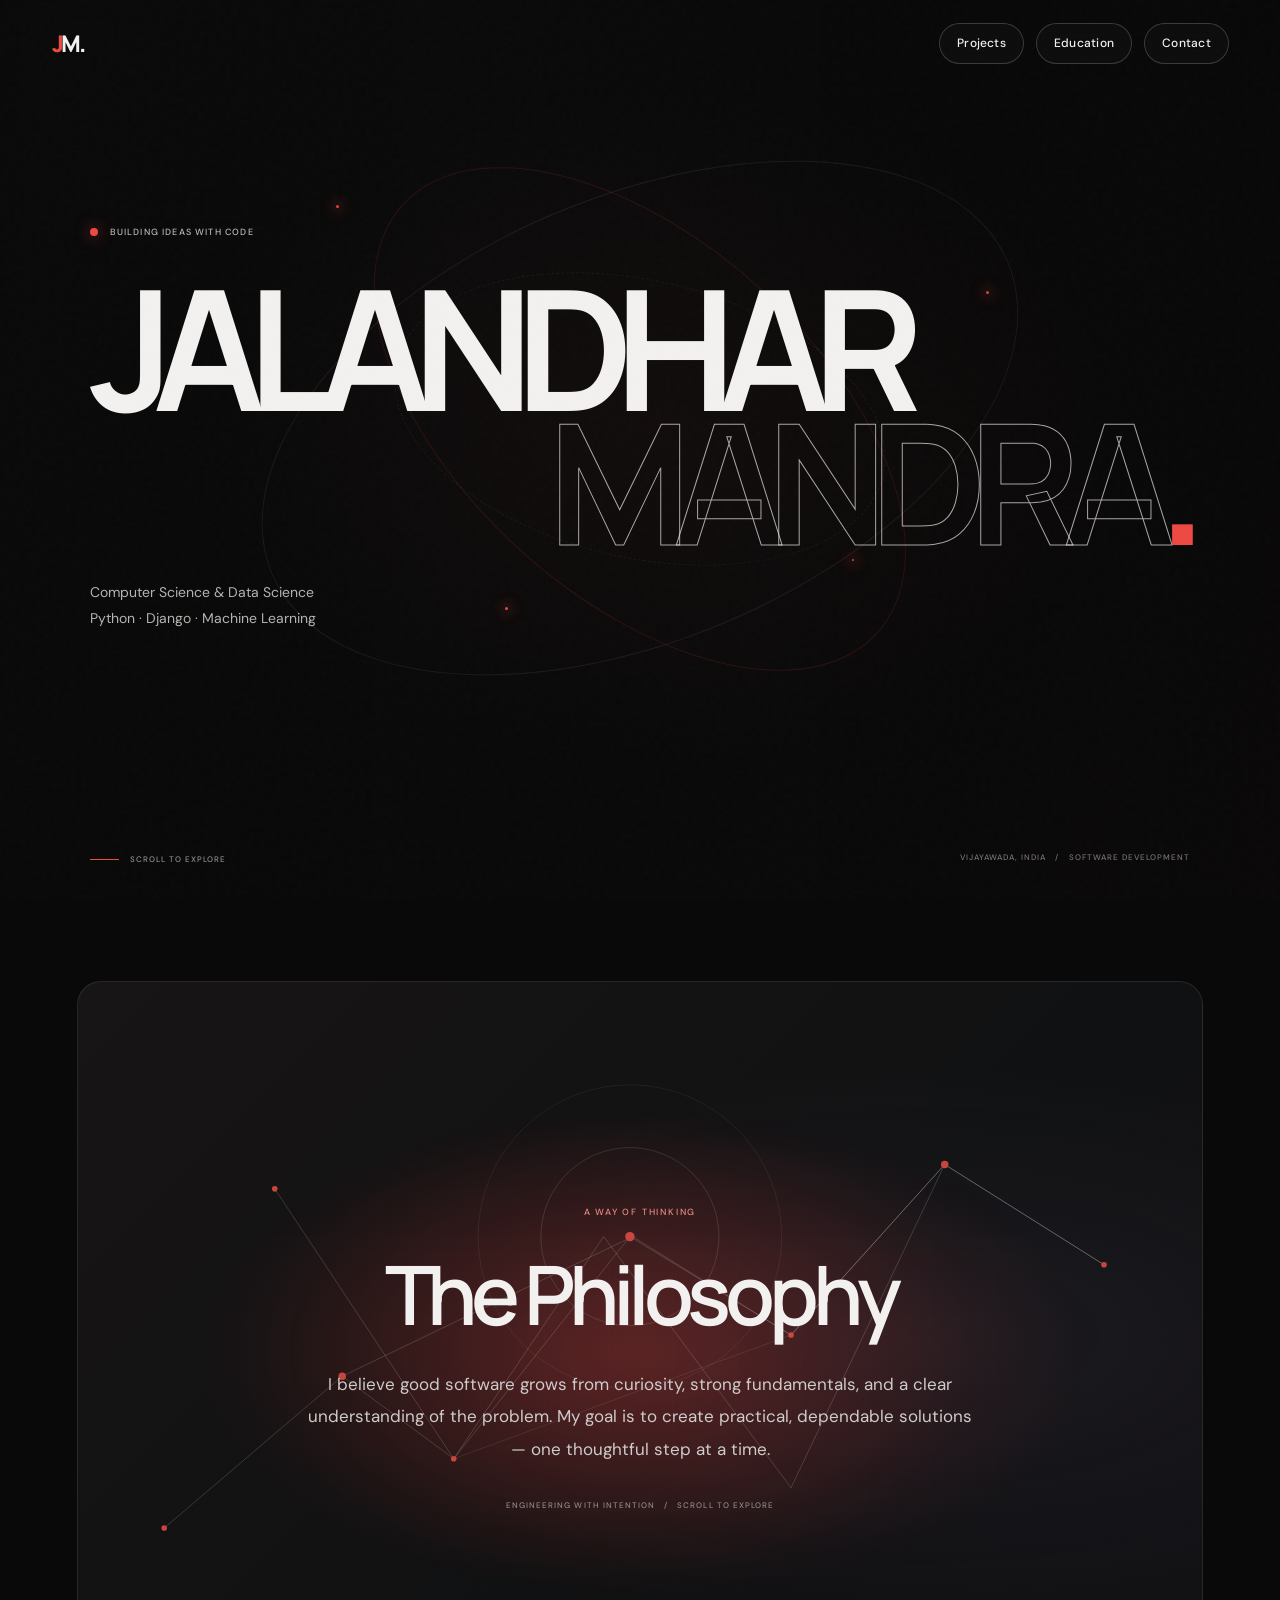
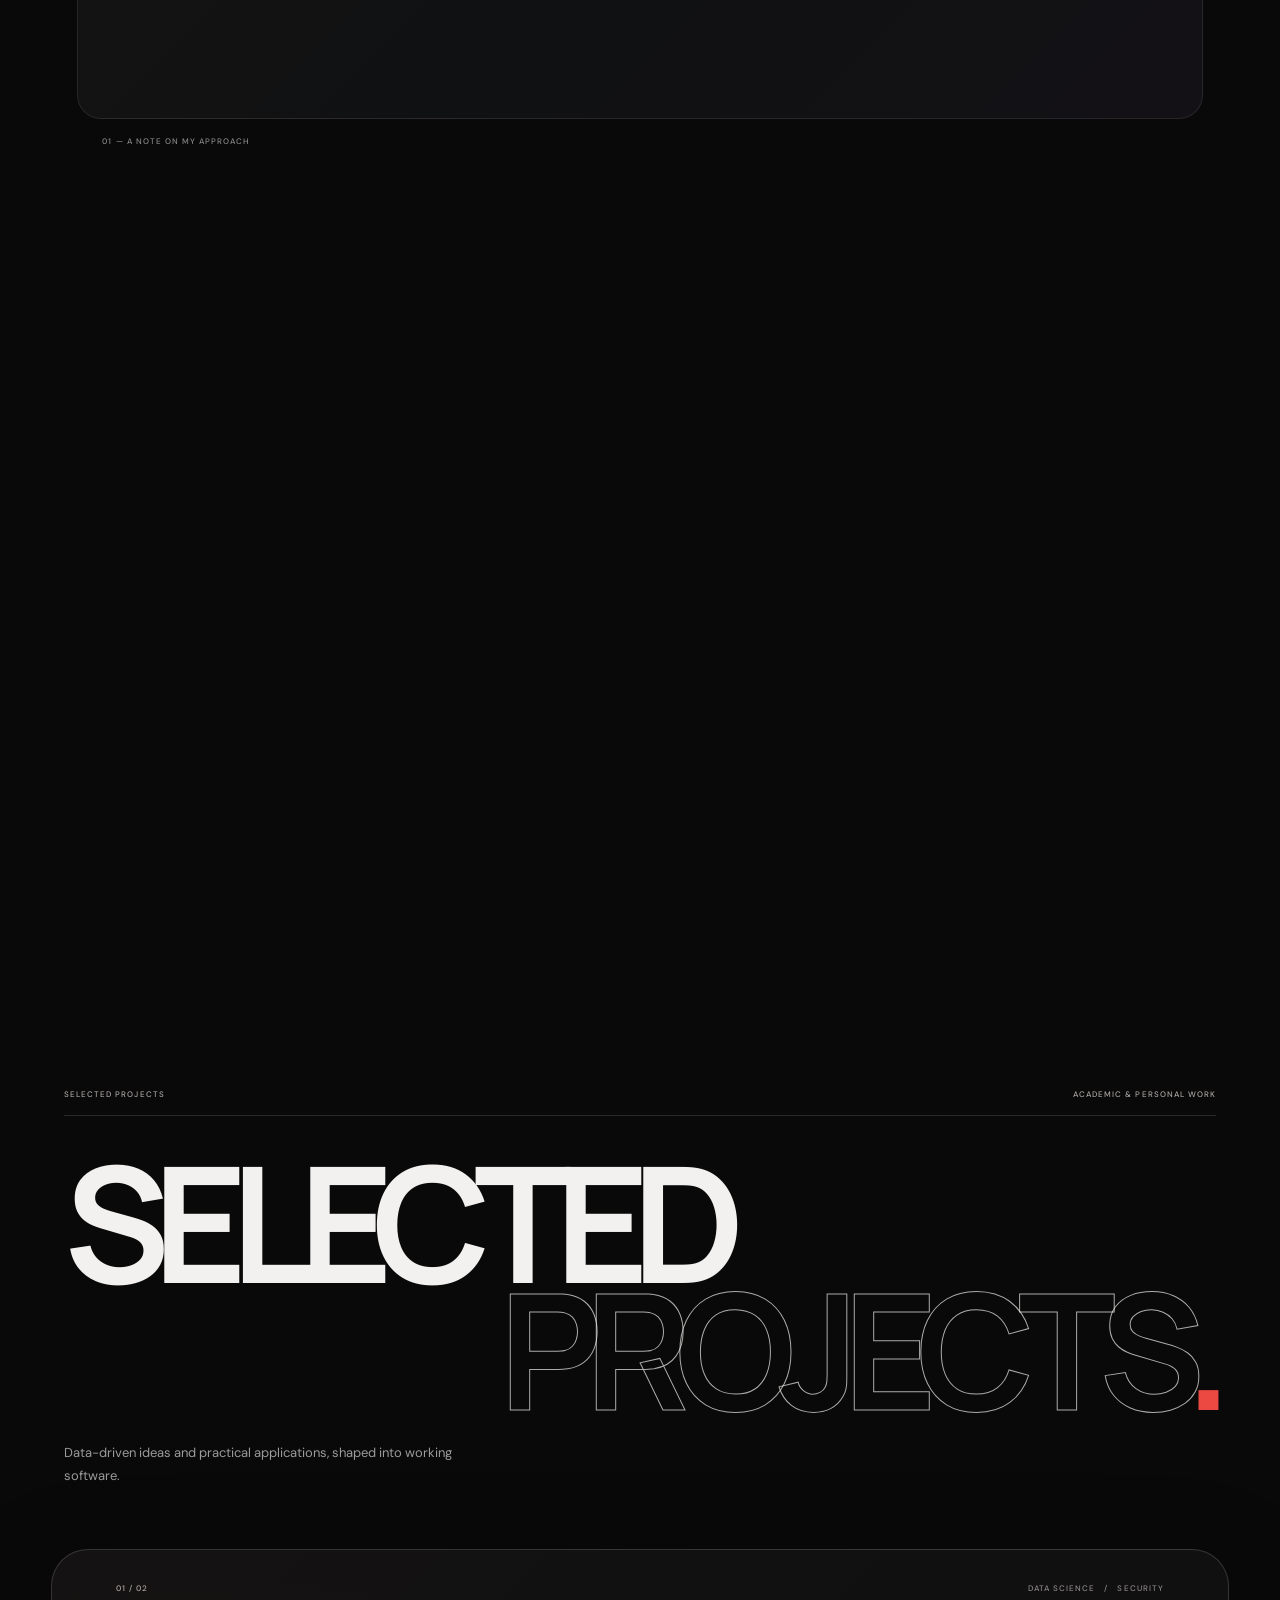
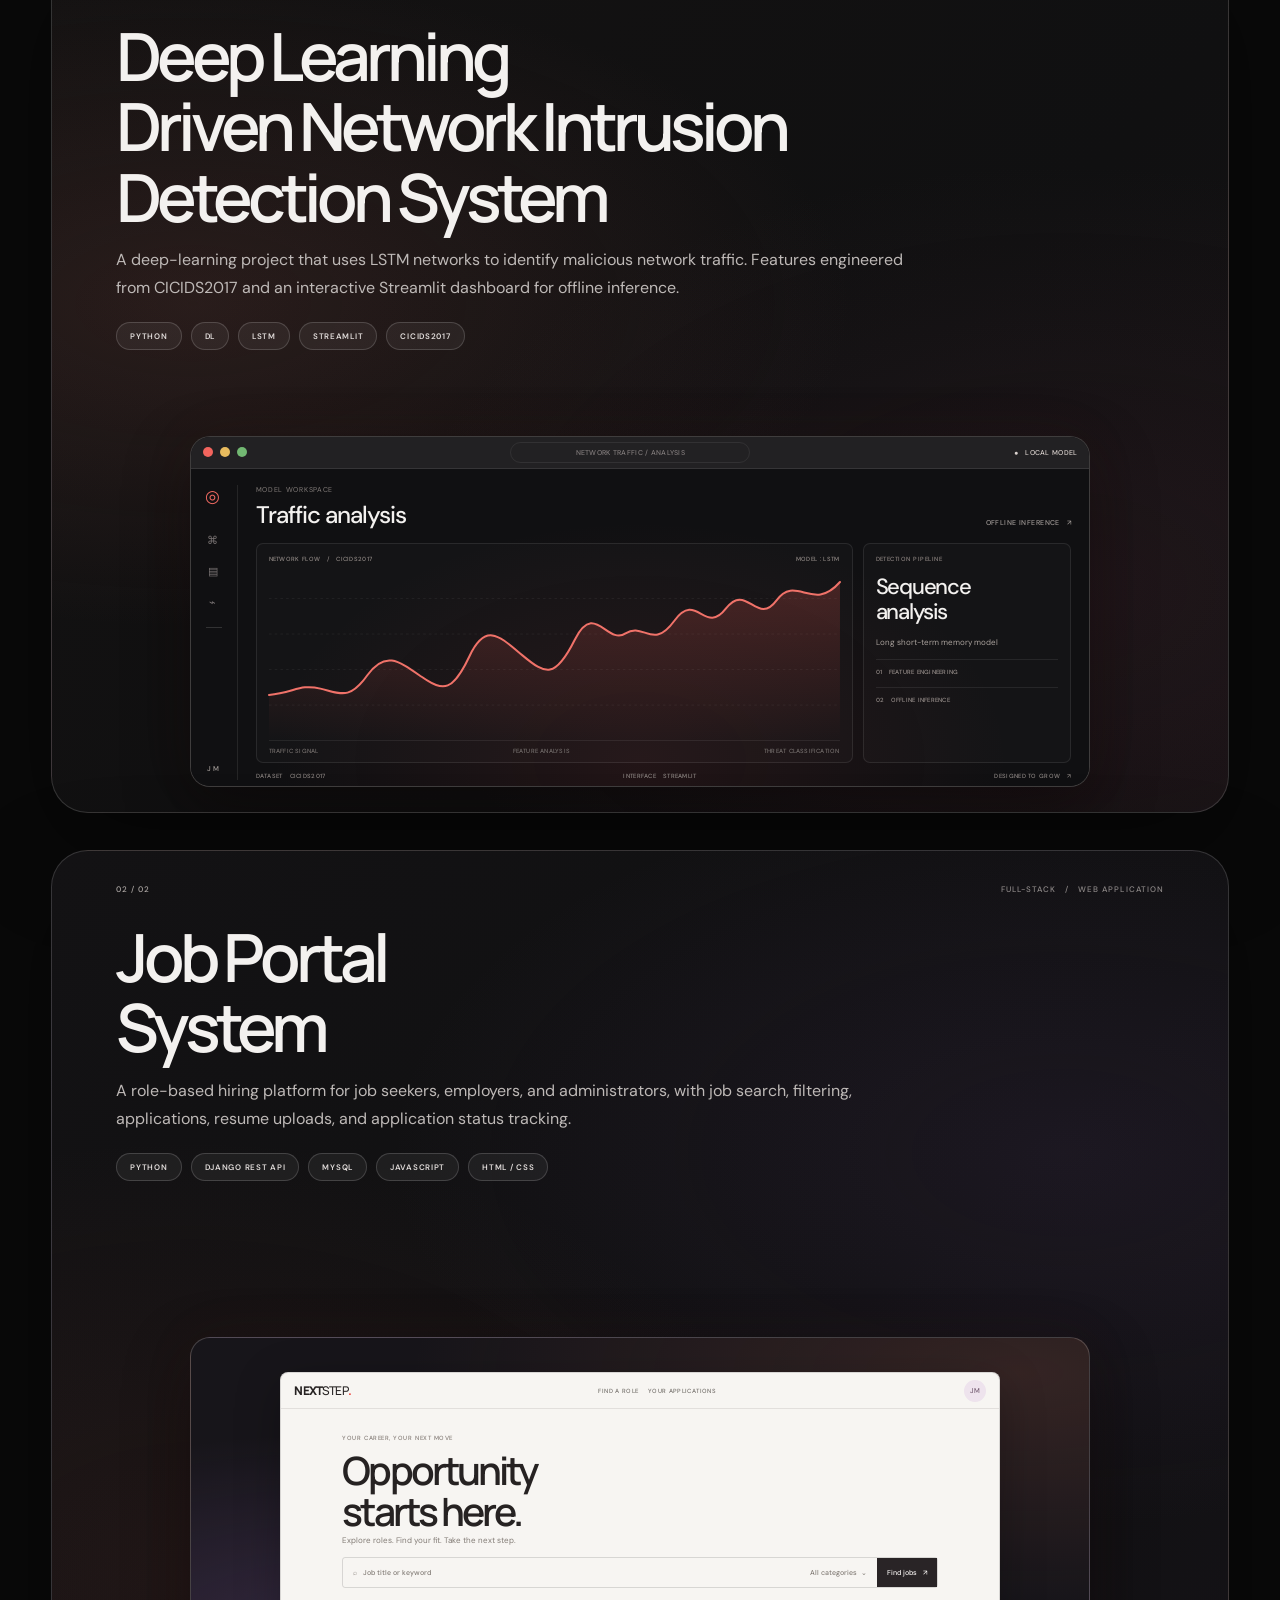
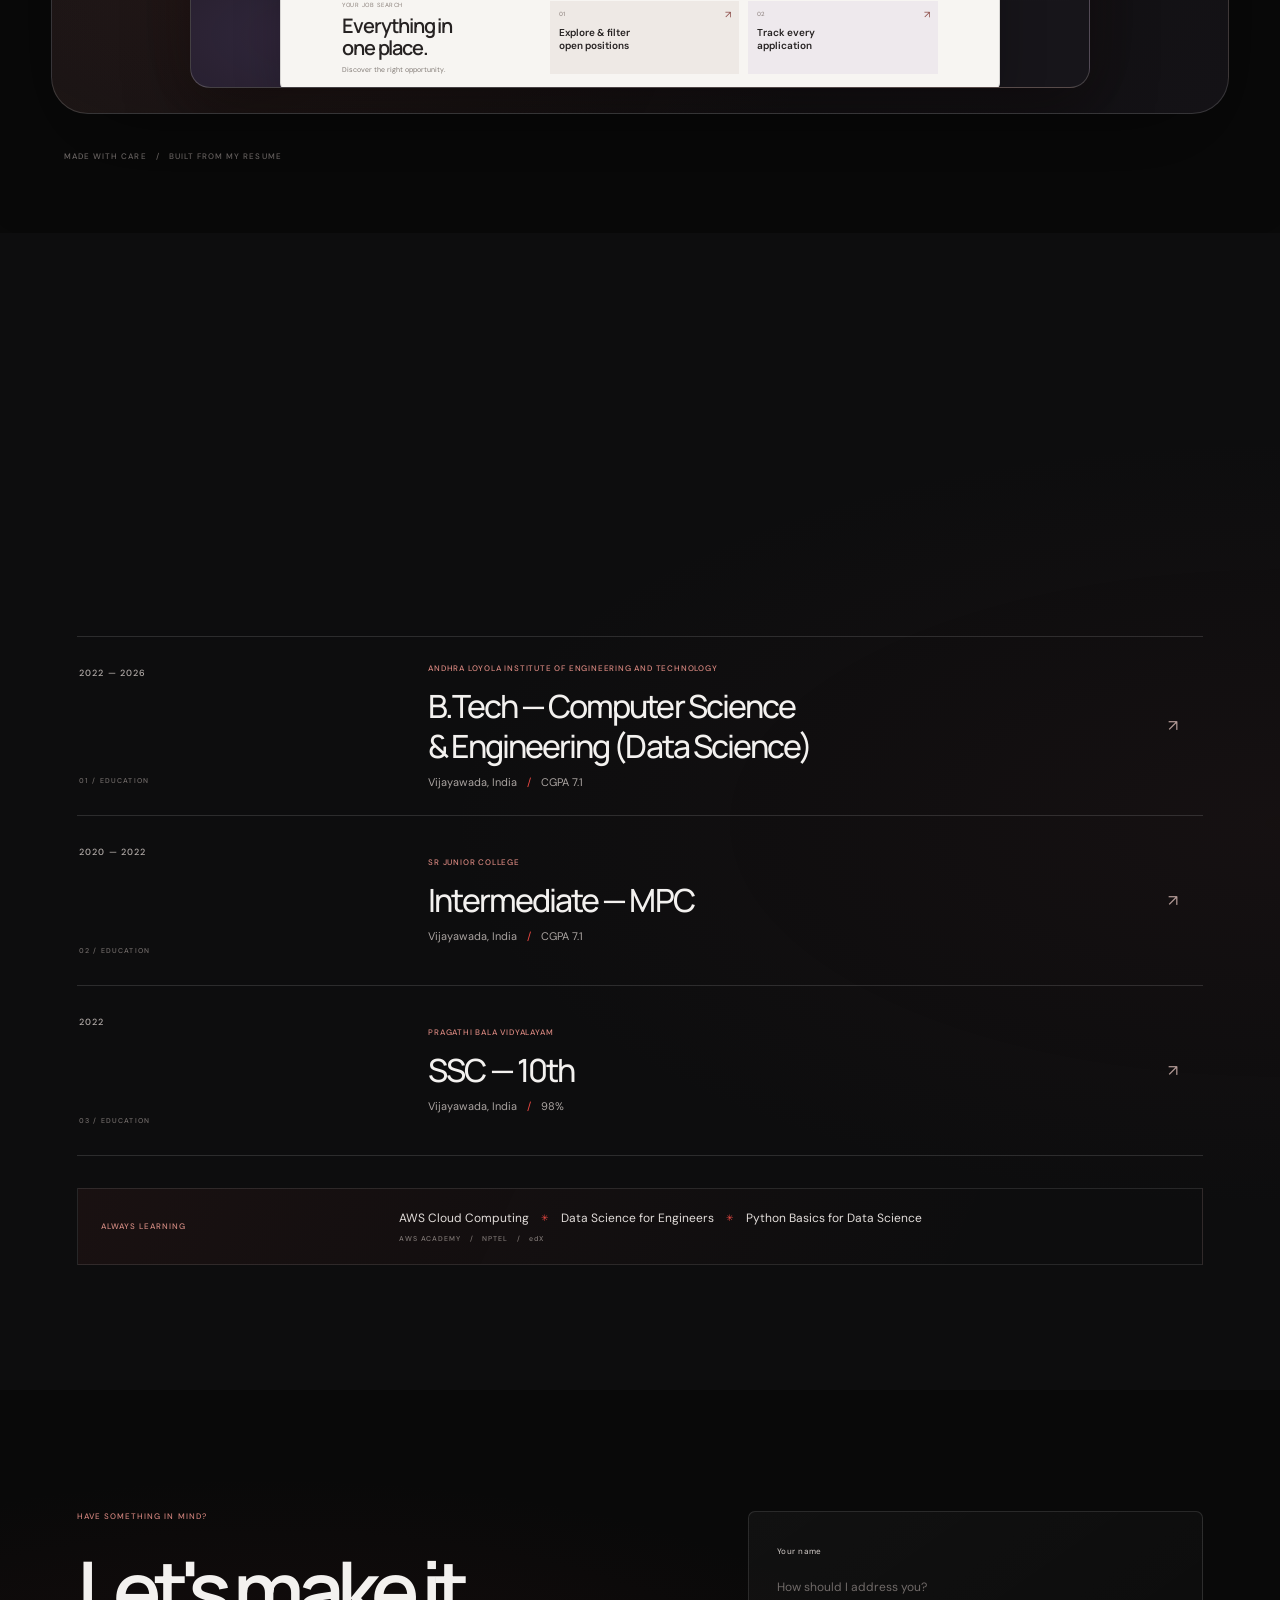
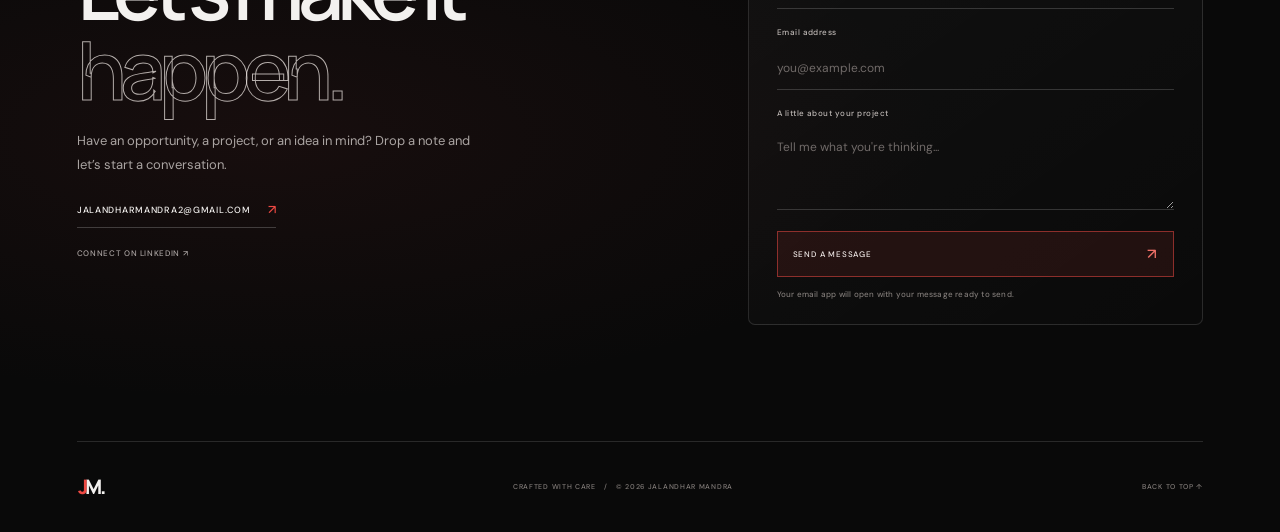
<file: index.html>
<!doctype html>
<html lang="en">
  <head>
    <meta charset="UTF-8" />
    <meta name="viewport" content="width=device-width, initial-scale=1.0" />
    <meta
      name="description"
      content="The portfolio of Jalandhar Mandra — computer science graduate and aspiring software developer."
    />
    <meta name="theme-color" content="#090909" />
    <title>Jalandhar Mandra — Software Developer</title>
    <link rel="preconnect" href="https://fonts.googleapis.com" />
    <link rel="preconnect" href="https://fonts.gstatic.com" crossorigin />
    <link
      href="https://fonts.googleapis.com/css2?family=DM+Sans:wght@400;500;600;700&family=Manrope:wght@400;500;600;700;800&display=swap"
      rel="stylesheet"
    />
    <link rel="stylesheet" href="styles.css" />
    <script src="script.js" defer></script>
  </head>
  <body>
    <div class="grain" aria-hidden="true"></div>
    <header class="site-header" aria-label="Main navigation header">
      <a class="wordmark" href="#home" aria-label="JM. home"><span>J</span>M.</a>
      <nav class="header-nav" aria-label="Main navigation">
        <a class="header-nav-link" href="#projects">Projects</a>
        <a class="header-nav-link" href="#education">Education</a>
        <a class="header-nav-link" href="#contact">Contact</a>
      </nav>
    </header>

    <main>
      <section class="hero" id="home" aria-labelledby="hero-title">
        <div class="hero-ambient" aria-hidden="true">
          <span class="ambient-orbit ambient-orbit-one"></span>
          <span class="ambient-orbit ambient-orbit-two"></span>
          <span class="ambient-orbit ambient-orbit-three"></span>
          <span class="ambient-star star-one"></span>
          <span class="ambient-star star-two"></span>
          <span class="ambient-star star-three"></span>
          <span class="ambient-star star-four"></span>
        </div>
        <p class="hero-kicker"><span class="pulse-dot"></span> BUILDING IDEAS WITH CODE</p>
        <h1 id="hero-title"><span>JALANDHAR</span><span class="hero-surname">MANDRA<span class="hero-period">.</span></span></h1>
        <div class="hero-footer">
          <p>Computer Science &amp; Data Science<br />Python · Django · Machine Learning</p>
        </div>
        <a class="scroll-indicator" href="#philosophy"><span></span> SCROLL TO EXPLORE</a>
        <span class="hero-index">VIJAYAWADA, INDIA &nbsp; / &nbsp; SOFTWARE DEVELOPMENT</span>
      </section>

      <section class="philosophy" id="philosophy" aria-labelledby="philosophy-title">
        <div class="philosophy-sticky">
          <div class="philosophy-art" aria-hidden="true">
            <div class="art-grid"></div>
            <svg class="art-constellation" viewBox="0 0 1200 800" preserveAspectRatio="xMidYMid slice">
              <defs>
                <radialGradient id="constellation-glow">
                  <stop offset="0" stop-color="#f0443e" stop-opacity=".24" />
                  <stop offset="1" stop-color="#f0443e" stop-opacity="0" />
                </radialGradient>
              </defs>
              <ellipse cx="604" cy="403" rx="480" ry="265" fill="url(#constellation-glow)" />
              <g fill="none" stroke="#f3e8e4" stroke-opacity=".22" stroke-width="1">
                <path d="M92 590 282 428 401 516 589 279 761 384 925 202 1095 309" />
                <path d="m210 228 191 288 160-237 200 268 164-345" />
                <path d="m282 428 310-149 169 105 164-182 170 107" />
                <path d="m401 516 360-132 164-182 170 107" stroke-opacity=".12" />
                <circle cx="589" cy="279" r="95" stroke-opacity=".17" />
                <circle cx="589" cy="279" r="162" stroke-opacity=".09" />
              </g>
              <g fill="#ef5148">
                <circle cx="92" cy="590" r="3" /><circle cx="282" cy="428" r="4" />
                <circle cx="401" cy="516" r="3" /><circle cx="589" cy="279" r="5" />
                <circle cx="761" cy="384" r="3" /><circle cx="925" cy="202" r="4" />
                <circle cx="1095" cy="309" r="3" /><circle cx="210" cy="228" r="3" />
              </g>
            </svg>
          </div>
          <div class="philosophy-copy">
            <span class="philosophy-kicker">A WAY OF THINKING</span>
            <h2 id="philosophy-title">The Philosophy</h2>
            <p>
              I believe good software grows from curiosity, strong fundamentals, and a clear understanding
              of the problem. My goal is to create practical, dependable solutions — one thoughtful step at a time.
            </p>
            <span class="philosophy-caption">ENGINEERING WITH INTENTION &nbsp; / &nbsp; SCROLL TO EXPLORE</span>
          </div>
          <span class="philosophy-index">01 — A NOTE ON MY APPROACH</span>
        </div>
      </section>

      <section class="projects" id="projects" aria-labelledby="projects-title">
        <header class="projects-heading">
          <div class="section-overline"><span>SELECTED PROJECTS</span><span>ACADEMIC &amp; PERSONAL WORK</span></div>
          <h2 id="projects-title"><span>SELECTED</span><span>PROJECTS<span class="hero-period">.</span></span></h2>
          <p>Data-driven ideas and practical applications, shaped into working software.</p>
        </header>

        <article class="project-card project-card-network">
          <div class="project-card-header">
            <span class="card-index">01 / 02</span>
            <span class="card-type">DATA SCIENCE &nbsp; / &nbsp; SECURITY</span>
          </div>
          <div class="project-copy">
            <h3>Deep Learning<br/> Driven Network Intrusion<br />Detection System</h3>
            <p>A deep-learning project that uses LSTM networks to identify malicious network traffic. Features engineered from CICIDS2017 and an interactive Streamlit dashboard for offline inference.</p>
            <ul class="tech-list" aria-label="Technologies used">
              <li>PYTHON</li><li>DL</li><li>LSTM</li><li>STREAMLIT</li><li>CICIDS2017</li>
            </ul>
          </div>
          <div class="project-screen network-screen" aria-label="Original illustration of a network analysis dashboard">
            <div class="screen-browser-bar"><span></span><span></span><span></span><p>NETWORK TRAFFIC / ANALYSIS</p><b>● &nbsp; LOCAL MODEL</b></div>
            <div class="screen-layout">
              <aside class="screen-side-nav"><strong>◎</strong><span>⌘</span><span>▤</span><span>⌁</span><i></i><small>JM</small></aside>
              <div class="screen-dashboard">
                <div class="screen-dashboard-title"><div><small>MODEL WORKSPACE</small><h4>Traffic analysis</h4></div><span>OFFLINE INFERENCE &nbsp; ↗</span></div>
                <div class="dashboard-grid">
                  <div class="traffic-chart">
                    <div class="chart-heading"><span>NETWORK FLOW &nbsp; / &nbsp; CICIDS2017</span><span>MODEL : LSTM</span></div>
                    <svg viewBox="0 0 900 280" preserveAspectRatio="none" aria-label="Illustrative network traffic graph">
                      <defs><linearGradient id="area-fill" x1="0" x2="0" y1="0" y2="1"><stop offset="0" stop-color="#f35c53" stop-opacity=".22" /><stop offset="1" stop-color="#f35c53" stop-opacity="0" /></linearGradient></defs>
                      <path class="chart-lines" d="M0 56H900M0 112H900M0 168H900M0 224H900" />
                      <path class="chart-area" d="M0 208 C39 205 48 190 81 198 S127 216 155 177 S204 154 240 179 S290 202 316 147 S364 116 400 146 S451 183 482 121 S533 130 562 111 S604 139 639 91 S687 115 720 72 S769 101 800 59 S857 79 900 30 V280H0Z" />
                      <path class="chart-stroke" d="M0 208 C39 205 48 190 81 198 S127 216 155 177 S204 154 240 179 S290 202 316 147 S364 116 400 146 S451 183 482 121 S533 130 562 111 S604 139 639 91 S687 115 720 72 S769 101 800 59 S857 79 900 30" />
                    </svg>
                    <div class="chart-legend"><span>TRAFFIC SIGNAL</span><span>FEATURE ANALYSIS</span><span>THREAT CLASSIFICATION</span></div>
                  </div>
                  <aside class="traffic-summary"><small>DETECTION PIPELINE</small><strong>Sequence<br />analysis</strong><span>Long short-term memory model</span><i>01 &nbsp; FEATURE ENGINEERING</i><i>02 &nbsp; OFFLINE INFERENCE</i></aside>
                </div>
                <div class="screen-footer"><span>DATASET &nbsp; CICIDS2017</span><span>INTERFACE &nbsp; STREAMLIT</span><span>DESIGNED TO GROW &nbsp; ↗</span></div>
              </div>
            </div>
          </div>
        </article>

        <article class="project-card project-card-jobs">
          <div class="project-card-header">
            <span class="card-index">02 / 02</span>
            <span class="card-type">FULL-STACK &nbsp; / &nbsp; WEB APPLICATION</span>
          </div>
          <div class="project-copy">
            <h3>Job Portal<br />System</h3>
            <p>A role-based hiring platform for job seekers, employers, and administrators, with job search, filtering, applications, resume uploads, and application status tracking.</p>
            <ul class="tech-list" aria-label="Technologies used">
              <li>PYTHON</li><li>DJANGO REST API</li><li>MYSQL</li><li>JAVASCRIPT</li><li>HTML / CSS</li>
            </ul>
          </div>
          <div class="job-screen" aria-label="Original illustration of a role-based job portal interface">
            <div class="job-app">
              <div class="job-app-header"><span class="job-app-logo">NEXT<span>STEP</span><i>.</i></span><span class="job-app-nav">FIND A ROLE &nbsp;&nbsp; YOUR APPLICATIONS</span><span class="job-app-avatar">JM</span></div>
              <div class="job-app-body">
                <div class="job-greeting"><small>YOUR CAREER, YOUR NEXT MOVE</small><h4>Opportunity<br />starts here.</h4><p>Explore roles. Find your fit. Take the next step.</p></div>
                <div class="job-search-bar"><span>⌕ &nbsp; Job title or keyword</span><span class="job-search-category">All categories &nbsp;⌄</span><b>Find jobs &nbsp; ↗</b></div>
                <div class="job-app-lower"><div><small>YOUR JOB SEARCH</small><strong>Everything in<br />one place.</strong><span>Discover the right opportunity.</span></div><div class="job-feature"><span>01</span><b>Explore &amp; filter<br />open positions</b><i>↗</i></div><div class="job-feature"><span>02</span><b>Track every<br />application</b><i>↗</i></div></div>
              </div>
            </div>
          </div>
        </article>
        <p class="projects-footnote">MADE WITH CARE &nbsp; / &nbsp; BUILT FROM MY RESUME</p>
      </section>

      <section class="experience" id="education" aria-labelledby="experience-title">
        <div class="experience-inner">
          <header class="experience-heading">
            <span class="experience-kicker">EDUCATION &amp; CERTIFICATIONS</span>
            <h2 id="experience-title">My learning,<br /><span>so far.</span></h2>
            <p>A few milestones on the path from learning the fundamentals to putting them to work.</p>
          </header>
          <div class="timeline">
            <article class="timeline-card">
              <div class="timeline-meta"><span>2022 — 2026</span><span>01 / EDUCATION</span></div>
              <div class="timeline-content">
                <div class="timeline-organization">ANDHRA LOYOLA INSTITUTE OF ENGINEERING AND TECHNOLOGY</div>
                <h3>B.Tech — Computer Science<br />&amp; Engineering (Data Science)</h3>
                <p>Vijayawada, India <span class="timeline-separator">/</span> CGPA 7.1</p>
              </div>
              <span class="timeline-mark" aria-hidden="true">↗</span>
            </article>
            <article class="timeline-card">
              <div class="timeline-meta"><span>2020 — 2022</span><span>02 / EDUCATION</span></div>
              <div class="timeline-content">
                <div class="timeline-organization">SR JUNIOR COLLEGE</div>
                <h3>Intermediate — MPC</h3>
                <p>Vijayawada, India <span class="timeline-separator">/</span> CGPA 7.1</p>
              </div>
              <span class="timeline-mark" aria-hidden="true">↗</span>
            </article>
            <article class="timeline-card">
              <div class="timeline-meta"><span>2022</span><span>03 / EDUCATION</span></div>
              <div class="timeline-content">
                <div class="timeline-organization">PRAGATHI BALA VIDYALAYAM</div>
                <h3>SSC — 10th</h3>
                <p>Vijayawada, India <span class="timeline-separator">/</span> 98%</p>
              </div>
              <span class="timeline-mark" aria-hidden="true">↗</span>
            </article>
          </div>
          <div class="certifications">
            <span>ALWAYS LEARNING</span>
            <p>AWS Cloud Computing <i>✳</i> Data Science for Engineers <i>✳</i> Python Basics for Data Science</p>
            <small>AWS ACADEMY &nbsp; / &nbsp; NPTEL &nbsp; / &nbsp; edX</small>
          </div>
        </div>
      </section>

      <section class="contact" id="contact" aria-labelledby="contact-title">
        <div class="contact-inner">
          <div class="contact-heading">
            <span class="experience-kicker">HAVE SOMETHING IN MIND?</span>
            <h2 id="contact-title">Let's make it<br /><span>happen.</span></h2>
            <p>Have an opportunity, a project, or an idea in mind? Drop a note and let’s start a conversation.</p>
            <a class="contact-email" href="mailto:jalandharmandra2@gmail.com">JALANDHARMANDRA2@GMAIL.COM <span>↗</span></a>
            <a class="contact-linkedin" href="https://www.linkedin.com/in/mandra-jalandhar" target="_blank" rel="noreferrer">CONNECT ON LINKEDIN ↗</a>
          </div>
          <form class="contact-form">
            <label for="contact-name">Your name</label>
            <input id="contact-name" name="name" type="text" autocomplete="name" placeholder="How should I address you?" required />
            <label for="contact-email">Email address</label>
            <input id="contact-email" name="email" type="email" autocomplete="email" placeholder="you@example.com" required />
            <label for="contact-message">A little about your project</label>
            <textarea id="contact-message" name="message" rows="3" placeholder="Tell me what you're thinking..." required></textarea>
            <button type="submit">SEND A MESSAGE <span aria-hidden="true">↗</span></button>
            <p class="form-note" aria-live="polite">Your email app will open with your message ready to send.</p>
          </form>
        </div>
        <footer class="site-footer">
          <a class="wordmark" href="#home" aria-label="Back to top"><span>J</span>M.</a>
          <p>CRAFTED WITH CARE &nbsp; / &nbsp; © <span id="current-year">2026</span> JALANDHAR MANDRA</p>
          <a href="#home">BACK TO TOP ↑</a>
        </footer>
      </section>
    </main>
  </body>
</html>
</file>
<file: styles.css>
:root {
  color-scheme: dark;
  --background: #090909;
  --panel: #111112;
  --text: #f3f1ef;
  --muted: #9c9b9b;
  --quiet: #676565;
  --accent: #ed4943;
  --line: rgba(255, 255, 255, 0.13);
  --sans: "DM Sans", sans-serif;
  --display: "Manrope", sans-serif;
  background: var(--background);
  color: var(--text);
  font-family: var(--sans);
  font-synthesis: none;
  text-rendering: optimizeLegibility;
  -webkit-font-smoothing: antialiased;
  scroll-behavior: smooth;
}

* {
  box-sizing: border-box;
}

body {
  margin: 0;
  overflow-x: hidden;
  background: var(--background);
}

body::before {
  position: fixed;
  z-index: 20;
  inset: 0;
  pointer-events: none;
  content: "";
  opacity: 0.08;
  background-image: url("data:image/svg+xml,%3Csvg viewBox='0 0 180 180' xmlns='http://www.w3.org/2000/svg'%3E%3Cfilter id='n'%3E%3CfeTurbulence type='fractalNoise' baseFrequency='.9' numOctaves='3' stitchTiles='stitch'/%3E%3C/filter%3E%3Crect width='100%25' height='100%25' filter='url(%23n)' opacity='.23'/%3E%3C/svg%3E");
}

a {
  color: inherit;
  text-decoration: none;
}

button,
a {
  -webkit-tap-highlight-color: transparent;
}

button:focus-visible,
a:focus-visible,
input:focus-visible,
textarea:focus-visible {
  outline: 2px solid var(--accent);
  outline-offset: 4px;
}

::selection {
  color: white;
  background: var(--accent);
}

.grain {
  position: fixed;
  z-index: -1;
  inset: 0;
  pointer-events: none;
  background:
    radial-gradient(ellipse at 18% 44%, rgba(116, 44, 44, 0.095), transparent 49%),
    radial-gradient(ellipse at 83% 63%, rgba(60, 35, 57, 0.08), transparent 46%);
}

.site-header {
  position: fixed;
  z-index: 30;
  inset: 0 0 auto;
  display: flex;
  height: 86px;
  align-items: center;
  justify-content: space-between;
  padding-inline: clamp(25px, 4vw, 65px);
}

.wordmark {
  position: relative;
  z-index: 1;
  font-family: var(--display);
  font-size: 23px;
  font-weight: 800;
  letter-spacing: -2px;
}

.wordmark > span,
.hero-period,
.job-app-logo i {
  color: var(--accent);
}

.wordmark > span {
  display: inline-block;
  transform: translateX(1px);
}

.header-nav {
  display: flex;
  align-items: center;
  gap: 12px;
}

.header-nav-link {
  display: inline-flex;
  min-height: 41px;
  align-items: center;
  justify-content: center;
  padding: 0 17px;
  border: 1px solid rgba(255, 255, 255, 0.19);
  border-radius: 999px;
  background: rgba(18, 18, 18, 0.66);
  color: var(--text);
  font-family: var(--sans);
  font-size: 12px;
  font-weight: 500;
  letter-spacing: 0.02em;
  backdrop-filter: blur(12px);
  transition: background 180ms ease, border-color 180ms ease;
}

.header-nav-link:hover {
  border-color: rgba(237, 73, 67, 0.55);
  background: rgba(33, 24, 24, 0.86);
}

.hero {
  position: relative;
  display: flex;
  height: 100svh;
  min-height: 690px;
  flex-direction: column;
  align-items: stretch;
  justify-content: center;
  overflow: hidden;
  padding: 92px 7vw 134px;
  background:
    radial-gradient(ellipse at 51% 47%, rgba(75, 35, 37, 0.14), transparent 50%),
    linear-gradient(112deg, #0b0b0b, #090909 52%, #0c0a0a);
}

.hero::after {
  position: absolute;
  inset: 0;
  pointer-events: none;
  content: "";
  background: linear-gradient(90deg, rgba(0, 0, 0, 0.14), transparent 48%, rgba(0, 0, 0, 0.18));
}

.hero-ambient {
  position: absolute;
  inset: 7% 6% 14%;
  display: grid;
  place-items: center;
  pointer-events: none;
}

.ambient-orbit {
  position: absolute;
  width: min(67vw, 800px);
  aspect-ratio: 1.8;
  border: 1px solid rgba(255, 255, 255, 0.075);
  border-radius: 50%;
  transform: rotate(-23deg);
}

.ambient-orbit-two {
  width: min(53vw, 640px);
  transform: rotate(42deg);
  border-color: rgba(237, 73, 67, 0.14);
}

.ambient-orbit-three {
  width: min(41vw, 500px);
  border-style: dashed;
  border-color: rgba(255, 255, 255, 0.06);
  transform: rotate(13deg);
}

.ambient-star {
  position: absolute;
  width: 3px;
  height: 3px;
  border-radius: 50%;
  background: var(--accent);
  box-shadow: 0 0 13px 3px rgba(237, 73, 67, 0.35);
  animation: star-pulse 4s ease-in-out infinite alternate;
}

.star-one {
  top: 20%;
  left: 23%;
}

.star-two {
  top: 32%;
  right: 19%;
  animation-delay: -1.2s;
}

.star-three {
  bottom: 23%;
  left: 38%;
  animation-delay: -2s;
}

.star-four {
  right: 31%;
  bottom: 30%;
  width: 2px;
  height: 2px;
  animation-delay: -2.7s;
}

@keyframes star-pulse {
  from {
    opacity: 0.4;
  }
  to {
    opacity: 1;
  }
}

.hero-kicker,
.section-overline,
.card-index,
.card-type,
.tech-list,
.projects-footnote,
.experience-kicker,
.timeline-meta,
.timeline-organization,
.certifications > span,
.certifications small,
.contact-email,
.contact-linkedin,
.contact-form label,
.contact-form button,
.form-note,
.site-footer > p,
.site-footer > a:last-child,
.scroll-indicator,
.hero-index,
.philosophy-kicker,
.philosophy-caption,
.philosophy-index,
.screen-browser-bar,
.screen-dashboard-title > span,
.chart-heading,
.chart-legend,
.screen-side-nav,
.traffic-summary > small,
.traffic-summary > i,
.screen-footer,
.job-app-nav,
.job-greeting > small,
.job-search-bar {
  font-family: var(--sans);
  font-size: 9px;
  font-weight: 500;
  letter-spacing: 0.13em;
}

.hero-kicker {
  position: relative;
  z-index: 1;
  display: flex;
  align-items: center;
  gap: 12px;
  margin: 0 0 42px;
  color: #bcb8b5;
  animation: rise-in 850ms 120ms both cubic-bezier(0.2, 0.65, 0.3, 1);
}

.pulse-dot {
  width: 8px;
  height: 8px;
  border-radius: 50%;
  background: var(--accent);
  box-shadow: 0 0 15px rgba(237, 73, 67, 0.7);
}

.hero h1 {
  position: relative;
  z-index: 1;
  display: flex;
  width: 100%;
  flex-direction: column;
  margin: 0 0 32px;
  font-family: var(--display);
  font-size: clamp(74px, 13.1vw, 183px);
  font-weight: 700;
  letter-spacing: -0.105em;
  line-height: 0.8;
}

.hero h1 > span {
  animation: rise-in 950ms 180ms both cubic-bezier(0.2, 0.65, 0.3, 1);
}

.hero h1 > .hero-surname {
  align-self: flex-end;
  animation-delay: 280ms;
}

.hero-surname {
  color: transparent;
  -webkit-text-stroke: 1px rgba(245, 239, 236, 0.68);
}

.hero-period {
  -webkit-text-stroke: 0;
}

@keyframes rise-in {
  from {
    opacity: 0;
    transform: translateY(36px);
  }
  to {
    opacity: 1;
    transform: translateY(0);
  }
}

.hero-footer {
  position: relative;
  z-index: 1;
  display: flex;
  align-items: end;
  justify-content: space-between;
  gap: 24px;
  animation: rise-in 950ms 420ms both cubic-bezier(0.2, 0.65, 0.3, 1);
}

.hero-footer > p {
  margin: 0;
  color: #b7b3b0;
  font-size: 14px;
  line-height: 1.85;
}

.scroll-indicator {
  position: absolute;
  bottom: 36px;
  left: 7vw;
  z-index: 1;
  display: inline-flex;
  align-items: center;
  gap: 11px;
  color: #928f8c;
  font-size: 8px;
}

.scroll-indicator > span {
  display: inline-block;
  width: 29px;
  height: 1px;
  background: var(--accent);
  animation: scroll-pulse 1.8s ease-in-out infinite alternate;
}

@keyframes scroll-pulse {
  to {
    transform: scaleX(0.45);
    transform-origin: left;
  }
}

.hero-index {
  position: absolute;
  right: 7vw;
  bottom: 38px;
  z-index: 1;
  color: #777370;
  font-size: 8px;
  text-align: right;
}

.philosophy {
  position: relative;
  height: 190svh;
  background: #090909;
}

.philosophy-sticky {
  position: sticky;
  top: 0;
  height: 100svh;
  min-height: 600px;
  overflow: hidden;
}

.philosophy-art {
  position: absolute;
  top: calc(9% - var(--art-top-shift, 0px));
  left: 6%;
  width: calc(88% + var(--art-width-shift, 0px));
  height: calc(82% + var(--art-height-shift, 0px));
  overflow: hidden;
  border: 1px solid rgba(255, 255, 255, 0.09);
  border-radius: var(--art-radius, 24px);
  background:
    radial-gradient(ellipse at 48% 50%, rgba(154, 43, 42, 0.26), transparent 44%),
    radial-gradient(ellipse at 75% 48%, rgba(68, 61, 82, 0.21), transparent 49%),
    linear-gradient(135deg, #181516, #101112 58%, #131115);
  transition: border-radius 90ms linear;
  will-change: width, height, top;
}

.art-grid {
  position: absolute;
  inset: 0;
  opacity: 0.2;
  background-image:
    linear-gradient(rgba(242, 231, 228, 0.08) 1px, transparent 1px),
    linear-gradient(90deg, rgba(242, 231, 228, 0.08) 1px, transparent 1px);
  background-position: center;
  background-size: 64px 64px;
  mask-image: radial-gradient(ellipse at center, black 0, transparent 80%);
}

.art-constellation {
  position: absolute;
  inset: 0;
  width: 100%;
  height: 100%;
  opacity: 0.82;
}

.philosophy-copy {
  position: absolute;
  z-index: 1;
  top: 50%;
  left: 50%;
  width: min(750px, 77%);
  transform: translate(-50%, -48%);
  text-align: center;
}

.philosophy-kicker {
  color: #e58b83;
  font-size: 9px;
  letter-spacing: 0.2em;
}

.philosophy-copy h2 {
  margin: 18px 0;
  font-family: var(--display);
  font-size: clamp(44px, 6.7vw, 82px);
  font-weight: 600;
  letter-spacing: -0.075em;
}

.philosophy-copy p {
  max-width: 670px;
  margin: 0 auto;
  color: #cfcbca;
  font-size: clamp(13px, 1.35vw, 17px);
  line-height: 1.9;
}

.philosophy-caption {
  display: inline-block;
  margin-top: 35px;
  color: #928986;
  font-size: 8px;
}

.philosophy-index {
  position: absolute;
  z-index: 1;
  bottom: 6%;
  left: 8%;
  color: rgba(255, 255, 255, 0.52);
  font-size: 8px;
}

.projects {
  position: relative;
  padding: 79px 0 72px;
  overflow: hidden;
  background: #090909;
}

.projects-heading {
  width: 90%;
  max-width: 1300px;
  margin: 0 auto 61px;
}

.section-overline {
  display: flex;
  justify-content: space-between;
  padding-bottom: 16px;
  border-bottom: 1px solid var(--line);
  color: #aaa5a2;
  font-size: 8px;
}

.projects-heading h2 {
  display: flex;
  flex-direction: column;
  align-items: start;
  margin: 42px 0 20px;
  font-family: var(--display);
  font-size: clamp(76px, 12.6vw, 168px);
  font-weight: 700;
  letter-spacing: -0.105em;
  line-height: 0.79;
}

.projects-heading h2 > span:nth-child(2) {
  align-self: flex-end;
  color: transparent;
  -webkit-text-stroke: 1px rgba(244, 241, 238, 0.7);
}

.projects-heading h2 .hero-period {
  -webkit-text-stroke: 0;
}

.projects-heading > p {
  max-width: 410px;
  margin: 28px 0 0;
  color: var(--muted);
  font-size: 13px;
  line-height: 1.8;
}

.project-card {
  position: relative;
  display: flex;
  width: 92%;
  max-width: 1440px;
  height: min(930px, 96svh);
  min-height: 740px;
  flex-direction: column;
  margin: 0 auto 37px;
  padding: 33px clamp(27px, 5vw, 76px) 25px;
  overflow: hidden;
  border: 1px solid rgba(255, 255, 255, 0.15);
  border-radius: 37px;
  box-shadow: 0 35px 100px rgba(0, 0, 0, 0.35);
  isolation: isolate;
}

.project-card-network {
  background:
    radial-gradient(ellipse at 12% 41%, rgba(108, 61, 55, 0.25), transparent 45%),
    radial-gradient(ellipse at 86% 74%, rgba(91, 48, 62, 0.18), transparent 47%),
    linear-gradient(135deg, #141212, #101011 62%, #151113);
}

.project-card-jobs {
  background:
    radial-gradient(ellipse at 86% 35%, rgba(75, 53, 96, 0.2), transparent 47%),
    radial-gradient(ellipse at 12% 85%, rgba(141, 65, 54, 0.13), transparent 43%),
    linear-gradient(135deg, #131214, #101011 62%, #141216);
}

.project-card-header {
  position: relative;
  z-index: 1;
  display: flex;
  align-items: center;
  justify-content: space-between;
  gap: 18px;
}

.card-index,
.card-type {
  color: #aea8a5;
  font-size: 8px;
}

.card-type {
  color: #8d8887;
  text-align: right;
}

.project-copy {
  position: relative;
  z-index: 1;
  width: min(800px, 100%);
  padding: 11px 0 0;
}

.project-copy h3 {
  margin: 17px 0 14px;
  font-family: var(--display);
  font-size: clamp(37px, 5.2vw, 68px);
  font-weight: 600;
  letter-spacing: -0.075em;
  line-height: 1.06;
}

.project-copy > p {
  max-width: 800px;
  margin: 0;
  color: #beb9b7;
  font-size: clamp(12px, 1.3vw, 16px);
  line-height: 1.75;
}

.tech-list {
  display: flex;
  flex-wrap: wrap;
  gap: 9px;
  margin: 20px 0 0;
  padding: 0;
  list-style: none;
}

.tech-list > li {
  padding: 8px 13px;
  border: 1px solid rgba(255, 255, 255, 0.16);
  border-radius: 999px;
  background: rgba(255, 255, 255, 0.055);
  color: #e1dcda;
  font-size: 8px;
  font-weight: 600;
  letter-spacing: 0.09em;
}

.project-screen,
.job-screen {
  position: relative;
  z-index: 1;
  width: 86%;
  max-width: 1030px;
  height: clamp(245px, 39vh, 390px);
  min-height: 245px;
  flex: 0 0 auto;
  align-self: center;
  margin-top: auto;
  overflow: hidden;
  border: 1px solid rgba(226, 218, 212, 0.22);
  border-radius: 20px;
  background: #101012;
  box-shadow: 0 22px 65px rgba(0, 0, 0, 0.42), 0 0 60px rgba(174, 66, 62, 0.055);
}

.screen-browser-bar {
  display: flex;
  height: 32px;
  align-items: center;
  gap: 7px;
  padding: 0 12px;
  border-bottom: 1px solid rgba(255, 255, 255, 0.09);
  background: #222123;
  color: #d3cecb;
  font-size: 7px;
  letter-spacing: 0.04em;
}

.screen-browser-bar > span {
  width: 10px;
  height: 10px;
  flex: 0 0 10px;
  border-radius: 50%;
  background: #f2645d;
}

.screen-browser-bar > span:nth-child(2) {
  background: #e8bb5e;
}

.screen-browser-bar > span:nth-child(3) {
  background: #72b872;
}

.screen-browser-bar > p {
  width: min(37%, 240px);
  margin: 0 auto;
  overflow: hidden;
  border: 1px solid rgba(255, 255, 255, 0.07);
  border-radius: 999px;
  padding: 5px 13px;
  color: #827c7c;
  text-align: center;
  text-overflow: ellipsis;
  white-space: nowrap;
}

.screen-browser-bar > b {
  color: #dbd3cf;
  font-size: 7px;
  font-weight: 500;
  white-space: nowrap;
}

.screen-layout {
  display: grid;
  height: calc(100% - 32px);
  grid-template-columns: 47px 1fr;
  padding: 16px 18px 12px 0;
  background:
    radial-gradient(ellipse at 50% 92%, rgba(156, 53, 54, 0.13), transparent 58%),
    #101012;
}

.screen-side-nav {
  display: flex;
  flex-direction: column;
  align-items: center;
  gap: 17px;
  border-right: 1px solid rgba(255, 255, 255, 0.085);
  color: #797373;
  font-size: 11px;
}

.screen-side-nav > strong {
  margin-bottom: 9px;
  color: #f16a62;
  font-size: 17px;
}

.screen-side-nav > i {
  width: 16px;
  height: 1px;
  margin: 1px 0;
  background: rgba(255, 255, 255, 0.14);
}

.screen-side-nav > small {
  margin-top: auto;
  margin-bottom: 7px;
  color: #a7a09c;
  font-size: 7px;
}

.screen-dashboard {
  display: flex;
  min-width: 0;
  flex-direction: column;
  padding-left: 18px;
}

.screen-dashboard-title {
  display: flex;
  align-items: end;
  justify-content: space-between;
  gap: 10px;
  margin-bottom: 13px;
}

.screen-dashboard-title > div > small,
.screen-dashboard-title > div > h4,
.traffic-summary > small,
.traffic-summary > strong,
.traffic-summary > span {
  display: block;
}

.screen-dashboard-title > div > small {
  margin-bottom: 5px;
  color: #827c79;
  font-size: 7px;
  letter-spacing: 0.1em;
}

.screen-dashboard-title > div > h4 {
  margin: 0;
  font-size: clamp(14px, 2.3vw, 24px);
  font-weight: 500;
  letter-spacing: -0.04em;
}

.screen-dashboard-title > span {
  padding-bottom: 3px;
  color: #a09a97;
  font-size: 7px;
  letter-spacing: 0.06em;
}

.dashboard-grid {
  display: grid;
  min-height: 0;
  flex: 1;
  grid-template-columns: 1fr 0.35fr;
  gap: 10px;
}

.traffic-chart,
.traffic-summary {
  display: flex;
  min-width: 0;
  flex-direction: column;
  padding: 11px 12px 7px;
  border: 1px solid rgba(255, 255, 255, 0.085);
  border-radius: 7px;
  background: rgba(255, 255, 255, 0.018);
}

.chart-heading {
  display: flex;
  justify-content: space-between;
  gap: 6px;
  color: #938b87;
  font-size: 6px;
  letter-spacing: 0.05em;
}

.traffic-chart > svg {
  display: block;
  width: 100%;
  min-height: 75px;
  flex: 1;
  overflow: visible;
}

.chart-lines {
  fill: none;
  stroke: rgba(255, 255, 255, 0.09);
  stroke-dasharray: 4 5;
  stroke-width: 1;
}

.chart-area {
  fill: url(#area-fill);
}

.chart-stroke {
  fill: none;
  stroke: #f07269;
  stroke-linecap: round;
  stroke-width: 2;
  vector-effect: non-scaling-stroke;
}

.chart-legend {
  display: flex;
  justify-content: space-between;
  gap: 7px;
  padding-top: 6px;
  border-top: 1px solid rgba(255, 255, 255, 0.075);
  color: #77716f;
  font-size: 6px;
  letter-spacing: 0.035em;
}

.traffic-summary {
  justify-content: start;
  gap: 11px;
}

.traffic-summary > small {
  color: #8e8582;
  font-size: 6px;
  letter-spacing: 0.08em;
}

.traffic-summary > strong {
  font-size: clamp(14px, 2vw, 22px);
  font-weight: 500;
  letter-spacing: -0.055em;
  line-height: 1.17;
}

.traffic-summary > span {
  color: #aaa29d;
  font-size: 8px;
  line-height: 1.5;
}

.traffic-summary > i {
  padding-top: 8px;
  border-top: 1px solid rgba(255, 255, 255, 0.08);
  color: #9a918d;
  font-size: 6px;
  font-style: normal;
  letter-spacing: 0.04em;
}

.screen-footer {
  display: flex;
  justify-content: space-between;
  gap: 8px;
  padding-top: 9px;
  color: #8f8885;
  font-size: 6px;
  letter-spacing: 0.05em;
}

.job-screen {
  background:
    radial-gradient(ellipse at 18% 85%, rgba(130, 93, 164, 0.27), transparent 48%),
    radial-gradient(ellipse at 92% 10%, rgba(187, 105, 78, 0.18), transparent 52%),
    #17151a;
}

.job-app {
  position: absolute;
  top: 10%;
  left: 10%;
  width: 80%;
  min-height: 76%;
  overflow: hidden;
  border: 1px solid rgba(34, 30, 34, 0.15);
  border-radius: 8px;
  background: #f7f5f2;
  color: #262222;
  box-shadow: 0 12px 45px rgba(0, 0, 0, 0.25);
}

.job-app-header {
  display: flex;
  height: 36px;
  align-items: center;
  justify-content: space-between;
  gap: 10px;
  padding: 0 13px;
  border-bottom: 1px solid rgba(38, 34, 34, 0.1);
}

.job-app-logo {
  font-family: var(--display);
  font-size: 12px;
  font-weight: 800;
  letter-spacing: -0.07em;
  white-space: nowrap;
}

.job-app-logo > span {
  font-weight: 500;
}

.job-app-logo > i {
  font-style: normal;
}

.job-app-nav {
  color: #726d69;
  font-size: 6px;
  letter-spacing: 0.06em;
}

.job-app-avatar {
  display: grid;
  width: 22px;
  height: 22px;
  flex: 0 0 22px;
  place-items: center;
  border-radius: 50%;
  background: #eee3ed;
  color: #62485f;
  font-size: 7px;
}

.job-app-body {
  width: 83%;
  margin: 15px auto 16px;
}

.job-greeting > small {
  color: #837b76;
  font-size: 6px;
  letter-spacing: 0.09em;
}

.job-greeting > h4 {
  margin: 5px 0 3px;
  font-family: var(--display);
  font-size: clamp(21px, 3.3vw, 39px);
  font-weight: 600;
  letter-spacing: -0.075em;
  line-height: 1.04;
}

.job-greeting > p {
  margin: 0;
  color: #827b75;
  font-size: 8px;
}

.job-search-bar {
  display: flex;
  height: 31px;
  align-items: center;
  gap: 10px;
  margin-top: 12px;
  padding-left: 10px;
  border: 1px solid rgba(38, 34, 34, 0.15);
  border-radius: 3px;
  color: #807a74;
  font-size: 7px;
  letter-spacing: 0;
}

.job-search-category {
  margin-left: auto;
}

.job-search-bar > b {
  display: grid;
  height: 100%;
  align-items: center;
  padding-inline: 10px;
  background: #292426;
  color: #fbf8f6;
  font-size: 7px;
  font-weight: 500;
}

.job-app-lower {
  display: grid;
  grid-template-columns: 1.05fr 1fr 1fr;
  gap: 9px;
  margin-top: 13px;
}

.job-app-lower > div:first-child {
  display: flex;
  flex-direction: column;
  align-items: start;
  gap: 6px;
}

.job-app-lower > div:first-child > small {
  color: #8b817b;
  font-size: 6px;
  letter-spacing: 0.08em;
}

.job-app-lower > div:first-child > strong {
  font-family: var(--display);
  font-size: clamp(13px, 2vw, 20px);
  font-weight: 600;
  letter-spacing: -0.06em;
  line-height: 1.1;
}

.job-app-lower > div:first-child > span {
  color: #817a75;
  font-size: 7px;
}

.job-feature {
  position: relative;
  min-height: 67px;
  padding: 9px;
  background: #eee9e5;
}

.job-feature:nth-child(3) {
  background: #eee9ed;
}

.job-feature > span {
  display: block;
  margin-bottom: 8px;
  color: #867b77;
  font-size: 6px;
}

.job-feature > b {
  display: block;
  font-size: clamp(7px, 1vw, 10px);
  font-weight: 600;
  line-height: 1.35;
}

.job-feature > i {
  position: absolute;
  top: 7px;
  right: 8px;
  color: #8c4d48;
  font-size: 10px;
  font-style: normal;
}

.projects-footnote {
  width: 90%;
  max-width: 1300px;
  margin: 8px auto 0;
  color: #77716f;
  font-size: 8px;
}

.experience {
  position: relative;
  padding: 130px 6vw 125px;
  overflow: hidden;
  background:
    radial-gradient(ellipse at 100% 51%, rgba(88, 42, 44, 0.11), transparent 46%),
    #0d0d0e;
}

.experience-inner {
  width: min(1180px, 100%);
  margin: 0 auto;
}

.experience-heading {
  display: grid;
  grid-template-columns: 1fr 1fr;
  align-items: end;
  column-gap: 55px;
  margin-bottom: 60px;
}

.experience-kicker {
  grid-column: 1 / -1;
  margin-bottom: 27px;
  color: #cf827b;
  font-size: 8px;
}

.experience-heading h2,
.contact-heading h2 {
  margin: 0;
  font-family: var(--display);
  font-size: clamp(50px, 7.5vw, 89px);
  font-weight: 600;
  letter-spacing: -0.085em;
  line-height: 0.99;
}

.experience-heading h2 > span,
.contact-heading h2 > span {
  color: transparent;
  -webkit-text-stroke: 1px rgba(240, 233, 229, 0.73);
}

.experience-heading > p {
  max-width: 380px;
  justify-self: end;
  margin: 0 0 7px;
  color: #a6a09d;
  font-size: 13px;
  line-height: 1.8;
}

.timeline {
  border-top: 1px solid var(--line);
}

.timeline-card {
  position: relative;
  display: grid;
  grid-template-columns: minmax(145px, 0.45fr) 1fr 25px;
  align-items: center;
  gap: 30px;
  min-height: 170px;
  padding: 26px 10px 26px 2px;
  border-bottom: 1px solid var(--line);
  transition: padding 230ms ease, background 230ms ease;
}

.timeline-card:hover {
  padding-left: 12px;
  background: linear-gradient(90deg, rgba(227, 67, 62, 0.055), transparent 80%);
}

.timeline-meta {
  display: flex;
  height: 100%;
  flex-direction: column;
  justify-content: space-between;
  padding-block: 4px;
  color: #b4adaa;
  font-size: 9px;
}

.timeline-meta > span:nth-child(2) {
  color: #736d6b;
  font-size: 7px;
}

.timeline-organization {
  margin-bottom: 13px;
  color: #d8877f;
  font-size: 8px;
  letter-spacing: 0.1em;
}

.timeline-content h3 {
  margin: 0;
  font-family: var(--display);
  font-size: clamp(20px, 2.8vw, 32px);
  font-weight: 500;
  letter-spacing: -0.06em;
  line-height: 1.25;
}

.timeline-content > p {
  margin: 9px 0 0;
  color: #aaa4a1;
  font-size: 11px;
}

.timeline-separator {
  padding-inline: 7px;
  color: var(--accent);
}

.timeline-mark {
  color: #b49b97;
  font-size: 16px;
  transition: color 180ms ease, transform 180ms ease;
}

.timeline-card:hover .timeline-mark {
  color: var(--accent);
  transform: translate(2px, -2px);
}

.certifications {
  display: grid;
  grid-template-columns: 0.35fr 1fr;
  align-items: center;
  gap: 8px 25px;
  margin-top: 32px;
  padding: 21px 23px;
  border: 1px solid rgba(255, 255, 255, 0.105);
  background: linear-gradient(115deg, rgba(188, 69, 61, 0.07), transparent 80%);
}

.certifications > span {
  grid-row: 1 / 3;
  color: #d38b82;
  font-size: 8px;
}

.certifications > p {
  display: flex;
  flex-wrap: wrap;
  align-items: center;
  gap: 8px 12px;
  margin: 0;
  color: #e2ddda;
  font-size: 12px;
}

.certifications > p > i {
  color: var(--accent);
  font-size: 9px;
  font-style: normal;
}

.certifications > small {
  color: #807976;
  font-size: 7px;
}

.contact {
  position: relative;
  padding: 121px 6vw 0;
  overflow: hidden;
  background:
    radial-gradient(ellipse at 21% 47%, rgba(111, 42, 42, 0.14), transparent 47%),
    #090909;
}

.contact-inner {
  display: grid;
  width: min(1180px, 100%);
  grid-template-columns: 1fr 0.8fr;
  align-items: start;
  gap: 9%;
  margin: 0 auto;
  padding-bottom: 116px;
}

.contact-heading > .experience-kicker {
  display: block;
  margin-bottom: 28px;
}

.contact-heading h2 {
  font-size: clamp(48px, 7.1vw, 81px);
}

.contact-heading > p {
  max-width: 395px;
  margin: 20px 0 24px;
  color: #aaa4a2;
  font-size: 13px;
  line-height: 1.85;
}

.contact-email,
.contact-linkedin {
  display: flex;
  width: fit-content;
  align-items: center;
  gap: 17px;
  padding-bottom: 9px;
  border-bottom: 1px solid rgba(255, 255, 255, 0.2);
  font-size: 9px;
  letter-spacing: 0.08em;
  transition: color 180ms ease, border-color 180ms ease;
}

.contact-email > span {
  color: var(--accent);
  font-size: 13px;
}

.contact-email:hover,
.contact-linkedin:hover {
  border-color: var(--accent);
  color: var(--accent);
}

.contact-linkedin {
  margin-top: 20px;
  border-bottom: 0;
  color: #a8a2a0;
  font-size: 8px;
}

.contact-form {
  display: flex;
  flex-direction: column;
  gap: 11px;
  padding: 27px 28px 23px;
  border: 1px solid rgba(255, 255, 255, 0.12);
  border-radius: 7px;
  background: linear-gradient(145deg, rgba(255, 255, 255, 0.035), rgba(255, 255, 255, 0.009));
}

.contact-form label {
  margin-top: 7px;
  color: #bfb9b6;
  font-size: 8px;
  letter-spacing: 0.06em;
}

.contact-form input,
.contact-form textarea {
  width: 100%;
  min-height: 42px;
  padding: 10px 0;
  resize: vertical;
  border: 0;
  border-bottom: 1px solid rgba(255, 255, 255, 0.17);
  border-radius: 0;
  background: transparent;
  color: var(--text);
  font-family: var(--sans);
  font-size: 12px;
}

.contact-form input::placeholder,
.contact-form textarea::placeholder {
  color: #706a68;
}

.contact-form textarea {
  min-height: 81px;
}

.contact-form input:focus,
.contact-form textarea:focus {
  outline: 0;
  border-color: var(--accent);
}

.contact-form button {
  display: flex;
  min-height: 46px;
  align-items: center;
  justify-content: space-between;
  margin-top: 10px;
  padding: 0 15px;
  border: 1px solid rgba(237, 73, 67, 0.52);
  background: rgba(199, 56, 49, 0.12);
  color: #f1eae8;
  font-size: 8px;
  letter-spacing: 0.1em;
  cursor: pointer;
  transition: background 180ms ease;
}

.contact-form button:hover {
  background: rgba(199, 56, 49, 0.27);
}

.contact-form button > span {
  color: #ef7068;
  font-size: 15px;
}

.form-note {
  margin: 0;
  color: #817b78;
  font-size: 8px;
  letter-spacing: 0.025em;
  line-height: 1.6;
}

.site-footer {
  display: flex;
  width: min(1180px, 100%);
  min-height: 91px;
  align-items: center;
  justify-content: space-between;
  gap: 20px;
  margin: 0 auto;
  border-top: 1px solid var(--line);
}

.site-footer > .wordmark {
  font-size: 20px;
}

.site-footer > p,
.site-footer > a:last-child {
  margin: 0;
  color: #827c79;
  font-size: 7px;
  letter-spacing: 0.1em;
}

.site-footer > a:last-child:hover {
  color: var(--accent);
}

.js .reveal {
  opacity: 0;
  transform: translateY(24px);
  transition: opacity 750ms ease, transform 750ms cubic-bezier(0.2, 0.65, 0.3, 1);
}

.js .reveal.is-visible {
  opacity: 1;
  transform: translateY(0);
}

@media (min-width: 1600px) {
  .hero {
    padding-inline: max(7vw, calc((100vw - 1420px) / 2));
  }
}

@media (max-width: 900px) {
  .project-card {
    width: 94%;
    height: min(880px, 92svh);
    min-height: 690px;
    padding-inline: 35px;
  }

  .project-copy {
    width: 100%;
  }

  .project-screen,
  .job-screen {
    width: 94%;
    height: clamp(230px, 34vh, 310px);
    min-height: 230px;
  }

  .screen-layout {
    padding-right: 11px;
  }

  .screen-side-nav {
    gap: 12px;
  }

  .experience,
  .contact {
    padding-inline: 5vw;
  }

  .contact-inner {
    grid-template-columns: 1fr 0.95fr;
    gap: 5%;
  }

  .contact-form {
    padding-inline: 22px;
  }
}

@media (max-width: 640px) {
  .site-header {
    height: 72px;
    padding-inline: 21px;
  }

  .wordmark {
    font-size: 21px;
  }

  .header-nav {
    gap: 6px;
  }

  .header-nav-link {
    min-height: 37px;
    padding-inline: 11px;
    font-size: 10px;
  }

  .hero {
    min-height: 730px;
    min-height: max(730px, 100svh);
    justify-content: center;
    padding: 104px 6vw 147px;
  }

  .hero-ambient {
    inset: 12% -8% 20%;
  }

  .ambient-orbit {
    width: 91vw;
  }

  .ambient-orbit-two {
    width: 73vw;
  }

  .ambient-orbit-three {
    width: 57vw;
  }

  .hero-kicker {
    margin-bottom: 31px;
    font-size: 8px;
  }

  .hero h1 {
    margin-bottom: 26px;
    font-size: clamp(45px, 13.8vw, 82px);
  }

  .hero-surname {
    align-self: flex-start !important;
    font-size: 1.08em;
  }

  .hero-footer {
    align-items: start;
    flex-direction: column;
    gap: 21px;
  }

  .hero-footer > p {
    font-size: 12px;
  }

  .scroll-indicator {
    bottom: 27px;
    left: 6vw;
  }

  .hero-index {
    right: 6vw;
    bottom: 29px;
    max-width: 46%;
    font-size: 6px;
    line-height: 1.7;
  }

  .philosophy {
    height: 170svh;
  }

  .philosophy-sticky {
    min-height: 560px;
  }

  .philosophy-art {
    top: calc(7% - var(--art-top-shift, 0px));
    left: 4%;
    width: calc(92% + var(--art-width-shift, 0px));
    height: calc(86% + var(--art-height-shift, 0px));
  }

  .philosophy-copy {
    width: 84%;
  }

  .philosophy-copy h2 {
    font-size: clamp(42px, 10vw, 63px);
  }

  .philosophy-copy p {
    font-size: 12px;
    line-height: 1.8;
  }

  .philosophy-caption {
    max-width: 240px;
    font-size: 7px;
    line-height: 1.8;
  }

  .philosophy-index {
    left: 8%;
    font-size: 7px;
  }

  .projects {
    padding-top: 62px;
    padding-bottom: 50px;
  }

  .projects-heading {
    width: 88%;
    margin-bottom: 37px;
  }

  .section-overline {
    font-size: 7px;
  }

  .projects-heading h2 {
    margin: 37px 0 18px;
    font-size: clamp(57px, 12vw, 86px);
  }

  .projects-heading > p {
    max-width: 310px;
    margin-top: 22px;
    font-size: 12px;
  }

  .project-card {
    width: 92%;
    height: min(820px, 87svh);
    min-height: 685px;
    margin-bottom: 22px;
    padding: 22px 20px 17px;
    border-radius: 23px;
  }

  .project-card-header {
    gap: 10px;
  }

  .card-index,
  .card-type {
    font-size: 7px;
  }

  .project-copy {
    padding-top: 11px;
  }

  .project-copy h3 {
    margin: 16px 0 11px;
    font-size: clamp(34px, 8vw, 48px);
  }

  .project-copy > p {
    font-size: 11px;
    line-height: 1.65;
  }

  .tech-list {
    gap: 6px;
    margin-top: 15px;
  }

  .tech-list > li {
    padding: 6px 9px;
    font-size: 7px;
  }

  .project-screen,
  .job-screen {
    width: 100%;
    height: clamp(235px, 34vh, 290px);
    min-height: 225px;
    border-radius: 12px;
  }

  .screen-browser-bar {
    height: 26px;
    gap: 5px;
    padding-inline: 8px;
  }

  .screen-browser-bar > span {
    width: 7px;
    height: 7px;
    flex-basis: 7px;
  }

  .screen-browser-bar > p {
    width: 40%;
    padding: 4px 7px;
    font-size: 5px;
  }

  .screen-browser-bar > b {
    font-size: 5px;
  }

  .screen-layout {
    height: calc(100% - 26px);
    grid-template-columns: 30px 1fr;
    padding: 10px 8px 8px 0;
  }

  .screen-side-nav {
    gap: 11px;
    font-size: 8px;
  }

  .screen-side-nav > strong {
    margin-bottom: 3px;
    font-size: 13px;
  }

  .screen-dashboard {
    padding-left: 9px;
  }

  .screen-dashboard-title {
    margin-bottom: 8px;
  }

  .screen-dashboard-title > div > small {
    font-size: 5px;
  }

  .screen-dashboard-title > div > h4 {
    font-size: 15px;
  }

  .screen-dashboard-title > span {
    max-width: 94px;
    font-size: 5px;
    line-height: 1.6;
    text-align: right;
  }

  .dashboard-grid {
    grid-template-columns: 1fr 0.38fr;
    gap: 5px;
  }

  .traffic-chart,
  .traffic-summary {
    padding: 8px 6px 6px;
  }

  .chart-heading {
    font-size: 5px;
  }

  .chart-heading span:last-child {
    text-align: right;
  }

  .chart-legend {
    flex-wrap: wrap;
    font-size: 4px;
  }

  .traffic-summary {
    gap: 8px;
  }

  .traffic-summary > small,
  .traffic-summary > i {
    font-size: 5px;
  }

  .traffic-summary > strong {
    font-size: 14px;
  }

  .traffic-summary > span {
    font-size: 7px;
  }

  .screen-footer {
    gap: 4px;
    padding-top: 6px;
    font-size: 5px;
    letter-spacing: 0.025em;
  }

  .job-app {
    top: 8%;
    left: 5%;
    width: 90%;
    min-height: 82%;
  }

  .job-app-header {
    height: 30px;
    padding-inline: 8px;
  }

  .job-app-logo {
    font-size: 10px;
  }

  .job-app-nav {
    font-size: 4px;
  }

  .job-app-avatar {
    width: 19px;
    height: 19px;
    flex-basis: 19px;
  }

  .job-app-body {
    width: 86%;
    margin-top: 11px;
  }

  .job-greeting > h4 {
    font-size: clamp(22px, 6vw, 31px);
  }

  .job-greeting > p {
    max-width: 195px;
    font-size: 7px;
  }

  .job-search-bar {
    gap: 5px;
    height: 28px;
    padding-left: 6px;
    font-size: 6px;
  }

  .job-search-bar > b {
    padding-inline: 6px;
    font-size: 6px;
  }

  .job-app-lower {
    grid-template-columns: 0.95fr 1fr 1fr;
    gap: 5px;
    margin-top: 10px;
  }

  .job-app-lower > div:first-child > strong {
    font-size: 13px;
  }

  .job-app-lower > div:first-child > span {
    font-size: 6px;
  }

  .job-feature {
    min-height: 64px;
    padding: 6px;
  }

  .job-feature > b {
    font-size: 7px;
  }

  .projects-footnote {
    width: 90%;
    font-size: 7px;
  }

  .experience {
    padding: 85px 6vw 77px;
  }

  .experience-heading {
    grid-template-columns: 1fr;
    gap: 19px;
    margin-bottom: 36px;
  }

  .experience-kicker {
    margin-bottom: 2px;
    font-size: 7px;
  }

  .experience-heading h2,
  .contact-heading h2 {
    font-size: clamp(53px, 13vw, 76px);
  }

  .experience-heading > p {
    justify-self: start;
    max-width: 330px;
    font-size: 12px;
  }

  .timeline-card {
    grid-template-columns: 79px 1fr 12px;
    gap: 10px;
    min-height: 154px;
    padding-block: 20px;
  }

  .timeline-meta {
    font-size: 7px;
  }

  .timeline-meta > span:nth-child(2) {
    font-size: 6px;
  }

  .timeline-organization {
    max-width: 235px;
    margin-bottom: 9px;
    font-size: 6px;
    line-height: 1.65;
  }

  .timeline-content h3 {
    font-size: clamp(17px, 4.5vw, 23px);
  }

  .timeline-content > p {
    font-size: 9px;
    line-height: 1.65;
  }

  .timeline-mark {
    font-size: 12px;
  }

  .certifications {
    grid-template-columns: 1fr;
    gap: 10px;
    margin-top: 22px;
    padding: 17px;
  }

  .certifications > span {
    grid-row: auto;
    font-size: 7px;
  }

  .certifications > p {
    gap: 7px;
    font-size: 10px;
    line-height: 1.7;
  }

  .certifications > small {
    font-size: 6px;
  }

  .contact {
    padding: 82px 6vw 0;
  }

  .contact-inner {
    grid-template-columns: 1fr;
    gap: 36px;
    padding-bottom: 70px;
  }

  .contact-heading > .experience-kicker {
    margin-bottom: 19px;
  }

  .contact-heading > p {
    max-width: 340px;
    font-size: 12px;
  }

  .contact-email {
    gap: 9px;
    font-size: 8px;
  }

  .contact-form {
    gap: 9px;
    padding: 19px 17px 17px;
  }

  .contact-form label {
    font-size: 7px;
  }

  .site-footer {
    min-height: 77px;
    flex-wrap: wrap;
    gap: 10px;
  }

  .site-footer > p {
    max-width: 190px;
    font-size: 6px;
    line-height: 1.8;
    text-align: center;
  }

  .site-footer > a:last-child {
    font-size: 6px;
  }
}

@media (prefers-reduced-motion: reduce) {
  *,
  *::before,
  *::after {
    scroll-behavior: auto !important;
    animation-duration: 0.01ms !important;
    animation-iteration-count: 1 !important;
    transition-duration: 0.01ms !important;
  }

  .js .reveal {
    opacity: 1;
    transform: none;
  }
}
</file>
